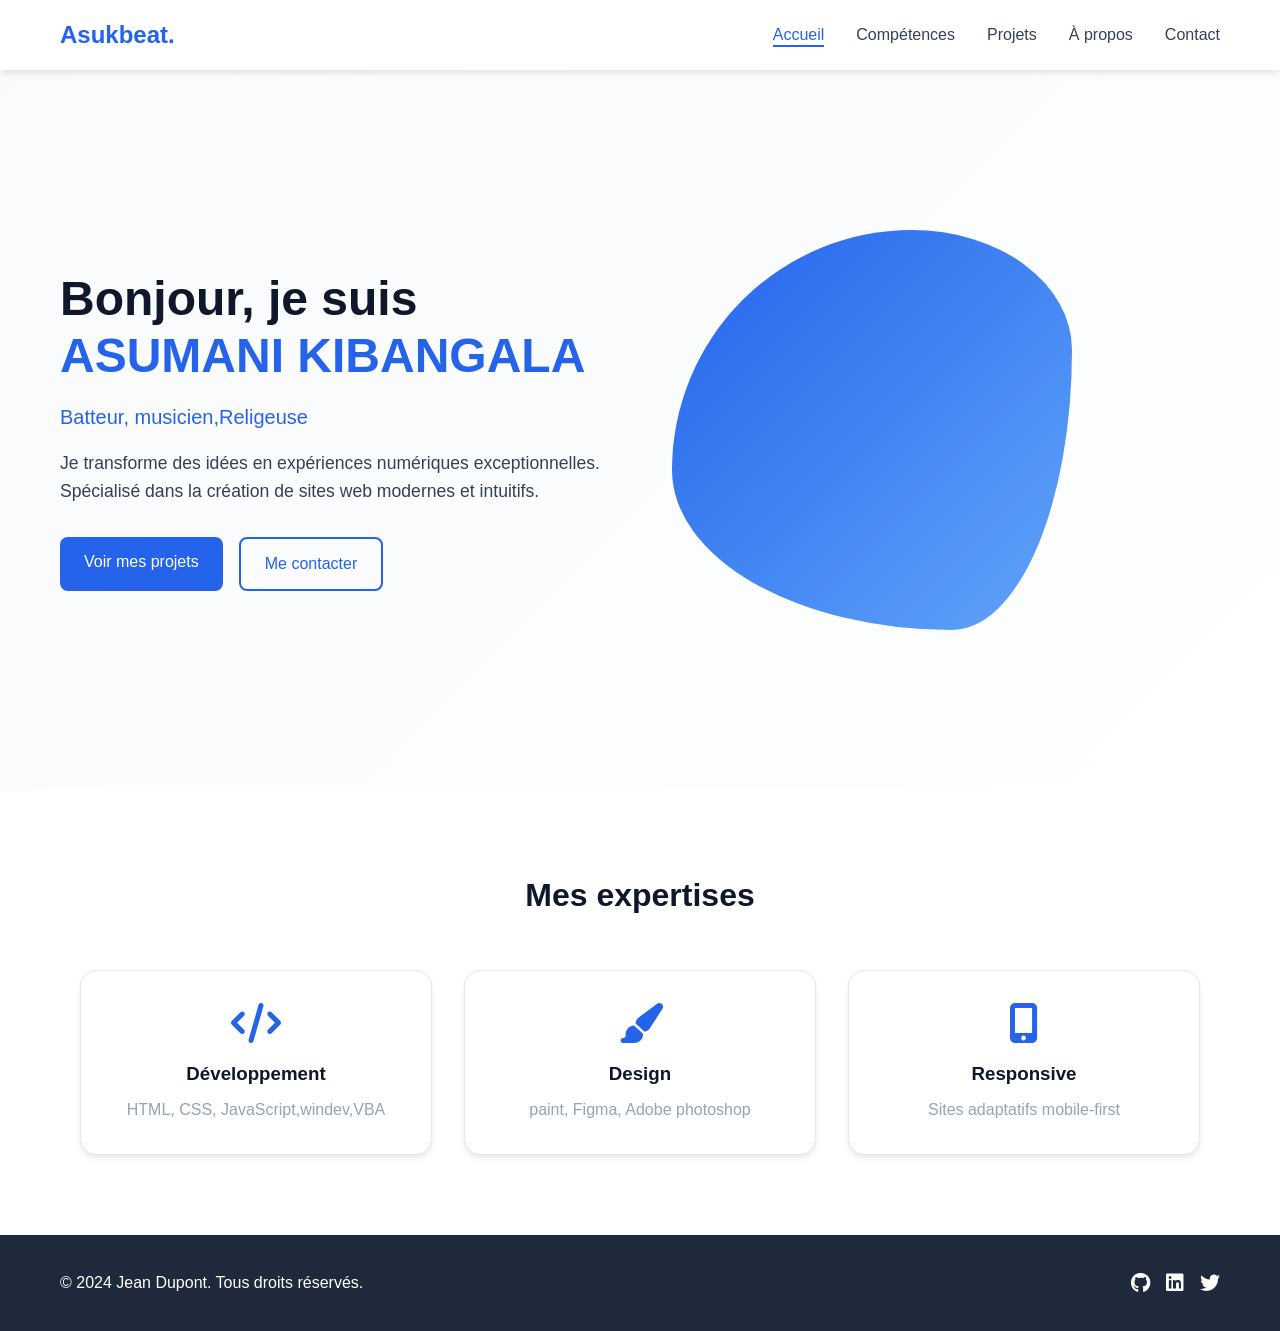
<file: index.html>
<!DOCTYPE html>
<html lang="fr">
<head>
    <meta charset="UTF-8">
    <meta name="viewport" content="width=device-width, initial-scale=1.0">
    <title>ma passion| Accueil</title>
    <link rel="stylesheet" href="styles.css">
    <!-- Font Awesome pour les icônes -->
    <link rel="stylesheet" href="https://cdnjs.cloudflare.com/ajax/libs/font-awesome/6.0.0/css/all.min.css">
</head>
<body>
    <!-- Navigation -->
    <nav class="navbar">
        <div class="nav-container">
            <a href="index.html" class="logo">Asukbeat.</a>
            <ul class="nav-menu">
                <li><a href="index.html" class="active">Accueil</a></li>
                <li><a href="competences.html">Compétences</a></li>
                <li><a href="projets.html">Projets</a></li>
                <li><a href="a-propos.html">À propos</a></li>
                <li><a href="contact.html">Contact</a></li>
            </ul>
            <div class="hamburger">
                <span class="bar"></span>
                <span class="bar"></span>
                <span class="bar"></span>
            </div>
        </div>
    </nav>

    <!-- Page Accueil -->
    <section class="hero">
        <div class="hero-container">
            <div class="hero-content">
                <h1 class="hero-title">Bonjour, je suis <span class="highlight">ASUMANI KIBANGALA</span></h1>
                <p class="hero-subtitle">Batteur, musicien,Religeuse</p>
                <p class="hero-description">
                    Je transforme des idées en expériences numériques exceptionnelles. 
                    Spécialisé dans la création de sites web modernes et intuitifs.
                </p>
                <div class="hero-buttons">
                    <a href="projets.html" class="btn btn-primary">Voir mes projets</a>
                    <a href="contact.html" class="btn btn-secondary">Me contacter</a>
                </div>
            </div>
            <div class="hero-image">
                <div class="shape"></div>
            </div>
        </div>
    </section>

    <!-- Mini présentation des compétences sur l'accueil -->
    <section class="skills-preview">
        <div class="container">
            <h2>Mes expertises</h2>
            <div class="skills-grid">
                <div class="skill-card">
                    <i class="fas fa-code"></i>
                    <h3>Développement</h3>
                    <p>HTML, CSS, JavaScript,windev,VBA</p>
                </div>
                <div class="skill-card">
                    <i class="fas fa-paint-brush"></i>
                    <h3>Design</h3>
                    <p>paint, Figma, Adobe photoshop</p>
                </div>
                <div class="skill-card">
                    <i class="fas fa-mobile-alt"></i>
                    <h3>Responsive</h3>
                    <p>Sites adaptatifs mobile-first</p>
                </div>
            </div>
        </div>
    </section>

    <!-- Footer commun -->
    <footer>
        <div class="footer-container">
            <p>&copy; 2024 Jean Dupont. Tous droits réservés.</p>
            <div class="social-links">
                <a href="https://github.com"><i class="fab fa-github"></i></a>
                <a href="#"><i class="fab fa-linkedin"></i></a>
                <a href="#"><i class="fab fa-twitter"></i></a>
            </div>
        </div>
    </footer>

    <script src="script.js">
        
    </script>
</body>
</html>
</file>
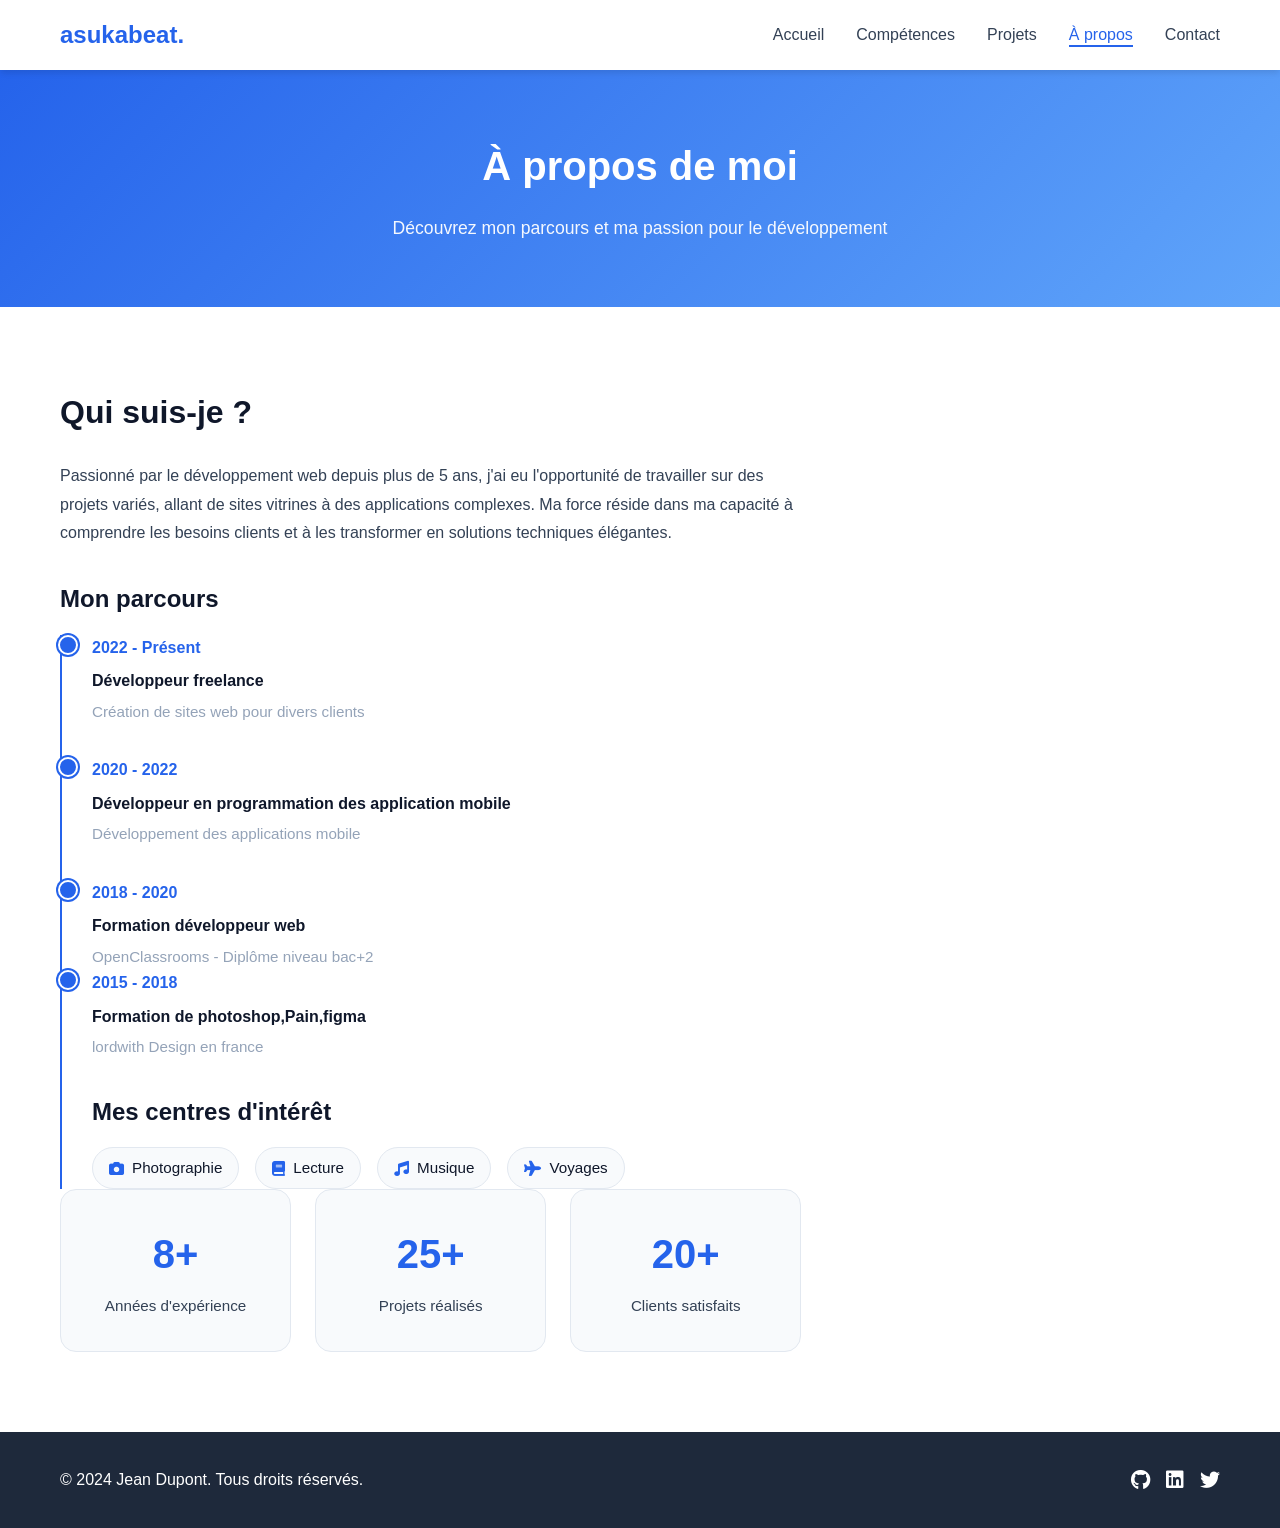
<file: a-propos.html>
<!DOCTYPE html>
<html lang="fr">
<head>
    <meta charset="UTF-8">
    <meta name="viewport" content="width=device-width, initial-scale=1.0">
    <title>ma passion | À propos</title>
    <link rel="stylesheet" href="styles.css">
    <link rel="stylesheet" href="https://cdnjs.cloudflare.com/ajax/libs/font-awesome/6.0.0/css/all.min.css">
</head>
<body>
    <nav class="navbar">
        <!-- Même navigation -->
        <div class="nav-container">
            <a href="index.html" class="logo">asukabeat.</a>
            <ul class="nav-menu">
                <li><a href="index.html">Accueil</a></li>
                <li><a href="competences.html">Compétences</a></li>
                <li><a href="projets.html">Projets</a></li>
                <li><a href="a-propos.html" class="active">À propos</a></li>
                <li><a href="contact.html">Contact</a></li>
            </ul>
            <div class="hamburger">
                <span class="bar"></span>
                <span class="bar"></span>
                <span class="bar"></span>
            </div>
        </div>
    </nav>

    <main>
        <section class="page-header">
            <div class="container">
                <h1>À propos de moi</h1>
                <p>Découvrez mon parcours et ma passion pour le développement</p>
            </div>
        </section>

        <section class="about-section">
            <div class="container">
                <div class="about-content">
                    <div class="about-text">
                        <h2>Qui suis-je ?</h2>
                        <p>
                            Passionné par le développement web depuis plus de 5 ans, j'ai eu l'opportunité
                            de travailler sur des projets variés, allant de sites vitrines à des applications
                            complexes. Ma force réside dans ma capacité à comprendre les besoins clients
                            et à les transformer en solutions techniques élégantes.
                        </p>
                        
                        <h3>Mon parcours</h3>
                        <div class="timeline">
                            <div class="timeline-item">
                                <div class="timeline-date">2022 - Présent</div>
                                <div class="timeline-content">
                                    <h4>Développeur freelance</h4>
                                    <p>Création de sites web pour divers clients</p>
                                </div>
                            </div>
                            <div class="timeline-item">
                                <div class="timeline-date">2020 - 2022</div>
                                <div class="timeline-content">
                                    <h4>Développeur en programmation des application mobile</h4>
                                    <p>Développement des applications mobile</p>
                                </div>
                            </div>
                            <div class="timeline-item">
                                <div class="timeline-date">2018 - 2020</div>
                                <div class="timeline-content">
                                    <h4>Formation développeur web</h4>
                                    <p>OpenClassrooms - Diplôme niveau bac+2</p>
                                </div>
                                <div class="timeline-item">
                                <div class="timeline-date">2015 - 2018</div>
                                <div class="timeline-content">
                                    <h4>Formation de photoshop,Pain,figma</h4>
                                    <p>lordwith Design en france</p>
                                </div>
                            </div>
                        </div>

                        <h3>Mes centres d'intérêt</h3>
                        <div class="interests">
                            <span class="interest-tag"><i class="fas fa-camera"></i> Photographie</span>
                            <span class="interest-tag"><i class="fas fa-book"></i> Lecture</span>
                            <span class="interest-tag"><i class="fas fa-music"></i> Musique</span>
                            <span class="interest-tag"><i class="fas fa-plane"></i> Voyages</span>
                        </div>
                    </div>
                    
                    <div class="about-stats">
                        <div class="stat-card">
                            <div class="stat-number">8+</div>
                            <div class="stat-label">Années d'expérience</div>
                        </div>
                        <div class="stat-card">
                            <div class="stat-number">25+</div>
                            <div class="stat-label">Projets réalisés</div>
                        </div>
                        <div class="stat-card">
                            <div class="stat-number">20+</div>
                            <div class="stat-label">Clients satisfaits</div>
                        </div>
                    </div>
                </div>
            </div>
        </section>
    </main>

    <footer>
        <!-- Même footer -->
        <div class="footer-container">
            <p>&copy; 2024 Jean Dupont. Tous droits réservés.</p>
            <div class="social-links">
                <a href="https://github.com"><i class="fab fa-github"></i></a>
                <a href="https://www.linkedin.com"><i class="fab fa-linkedin"></i></a>
                <a href="#"><i class="fab fa-twitter"></i></a>
            </div>
        </div>
    </footer>

    <script src="script.js"></script>
</body>
</html>
</file>
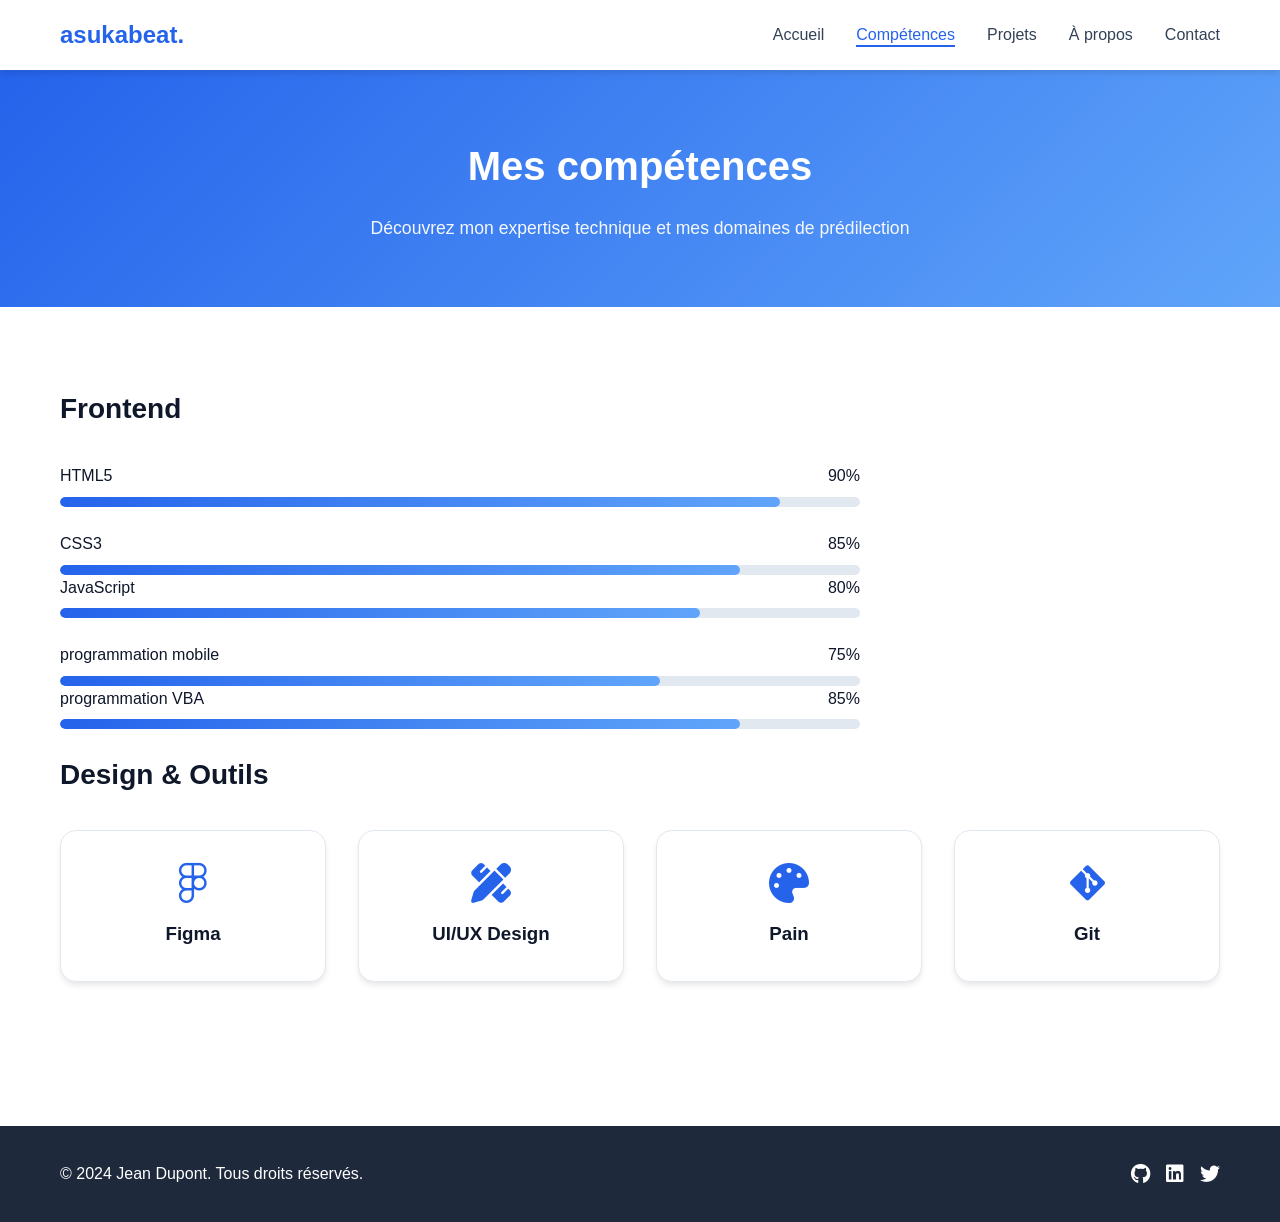
<file: competences.html>
<!DOCTYPE html>
<html lang="fr">
<head>
    <meta charset="UTF-8">
    <meta name="viewport" content="width=device-width, initial-scale=1.0">
    <title>ma passion| Compétences</title>
    <link rel="stylesheet" href="styles.css">
    <link rel="stylesheet" href="https://cdnjs.cloudflare.com/ajax/libs/font-awesome/6.0.0/css/all.min.css">
</head>
<body>
    <nav class="navbar">
        <!-- Même navigation que l'index -->
        <div class="nav-container">
            <a href="index.html" class="logo">asukabeat.</a>
            <ul class="nav-menu">
                <li><a href="index.html">Accueil</a></li>
                <li><a href="competences.html" class="active">Compétences</a></li>
                <li><a href="projets.html">Projets</a></li>
                <li><a href="a-propos.html">À propos</a></li>
                <li><a href="contact.html">Contact</a></li>
            </ul>
            <div class="hamburger">
                <span class="bar"></span>
                <span class="bar"></span>
                <span class="bar"></span>
            </div>
        </div>
    </nav>

    <main>
        <section class="page-header">
            <div class="container">
                <h1>Mes compétences</h1>
                <p>Découvrez mon expertise technique et mes domaines de prédilection</p>
            </div>
        </section>

        <section class="skills-section">
            <div class="container">
                <div class="skills-category">
                    <h2>Frontend</h2>
                    <div class="skills-detailed">
                        <div class="skill-item">
                            <div class="skill-info">
                                <span>HTML5</span>
                                <span>90%</span>
                            </div>
                            <div class="progress-bar">
                                <div class="progress" style="width: 90%"></div>
                            </div>
                        </div>
                        <div class="skill-item">
                            <div class="skill-info">
                                <span>CSS3</span>
                                <span>85%</span>
                            </div>
                            <div class="progress-bar">
                                <div class="progress" style="width: 85%"></div>
                            
                        </div>
                        <div class="skill-item">
                            <div class="skill-info">
                                <span>JavaScript</span>
                                <span>80%</span>
                            </div>
                            <div class="progress-bar">
                                <div class="progress" style="width: 80%"></div>
                            </div>
                        </div>
                        <div class="skill-item">
                            <div class="skill-info">
                                <span>programmation mobile</span>
                                <span>75%</span>
                            </div>
                            <div class="progress-bar">
                                <div class="progress" style="width: 75%"></div>
                            </div>
                        <div class="skill-item">
                            <div class="skill-info">
                                <span>programmation VBA</span>
                                <span>85%</span>
                            </div>
                            <div class="progress-bar">
                                <div class="progress" style="width: 85%"></div>
                            </div></div>
                            
                            
                             
                        </div>
                    </div>
                </div>

                <div class="skills-category">
                    <h2>Design & Outils</h2>
                    <div class="skills-grid-detailed">
                        <div class="skill-card-detailed">
                            <i class="fab fa-figma"></i>
                            <h3>Figma</h3>
                        </div>
                        <div class="skill-card-detailed">
                            <i class="fas fa-pencil-ruler"></i>
                            <h3>UI/UX Design</h3>
                        </div>
                        <div class="skill-card-detailed">
                            <i class="fas fa-palette"></i>
                            <h3>Pain</h3>
                        </div>
                        <div class="skill-card-detailed">
                            <i class="fab fa-git-alt"></i>
                            <h3>Git</h3>
                        </div>
                    </div>
                </div>
            </div>
        </section>
    </main>

    <footer>
        <!-- Même footer que l'index -->
        <div class="footer-container">
            <p>&copy; 2024 Jean Dupont. Tous droits réservés.</p>
            <div class="social-links">
                <a href="https://github.com"><i class="fab fa-github"></i></a>
                <a href="#"><i class="fab fa-linkedin"></i></a>
                <a href="#"><i class="fab fa-twitter"></i></a>
            </div>
        </div>
    </footer>

    <script src="script.js"></script>
</body>
</html>
</file>
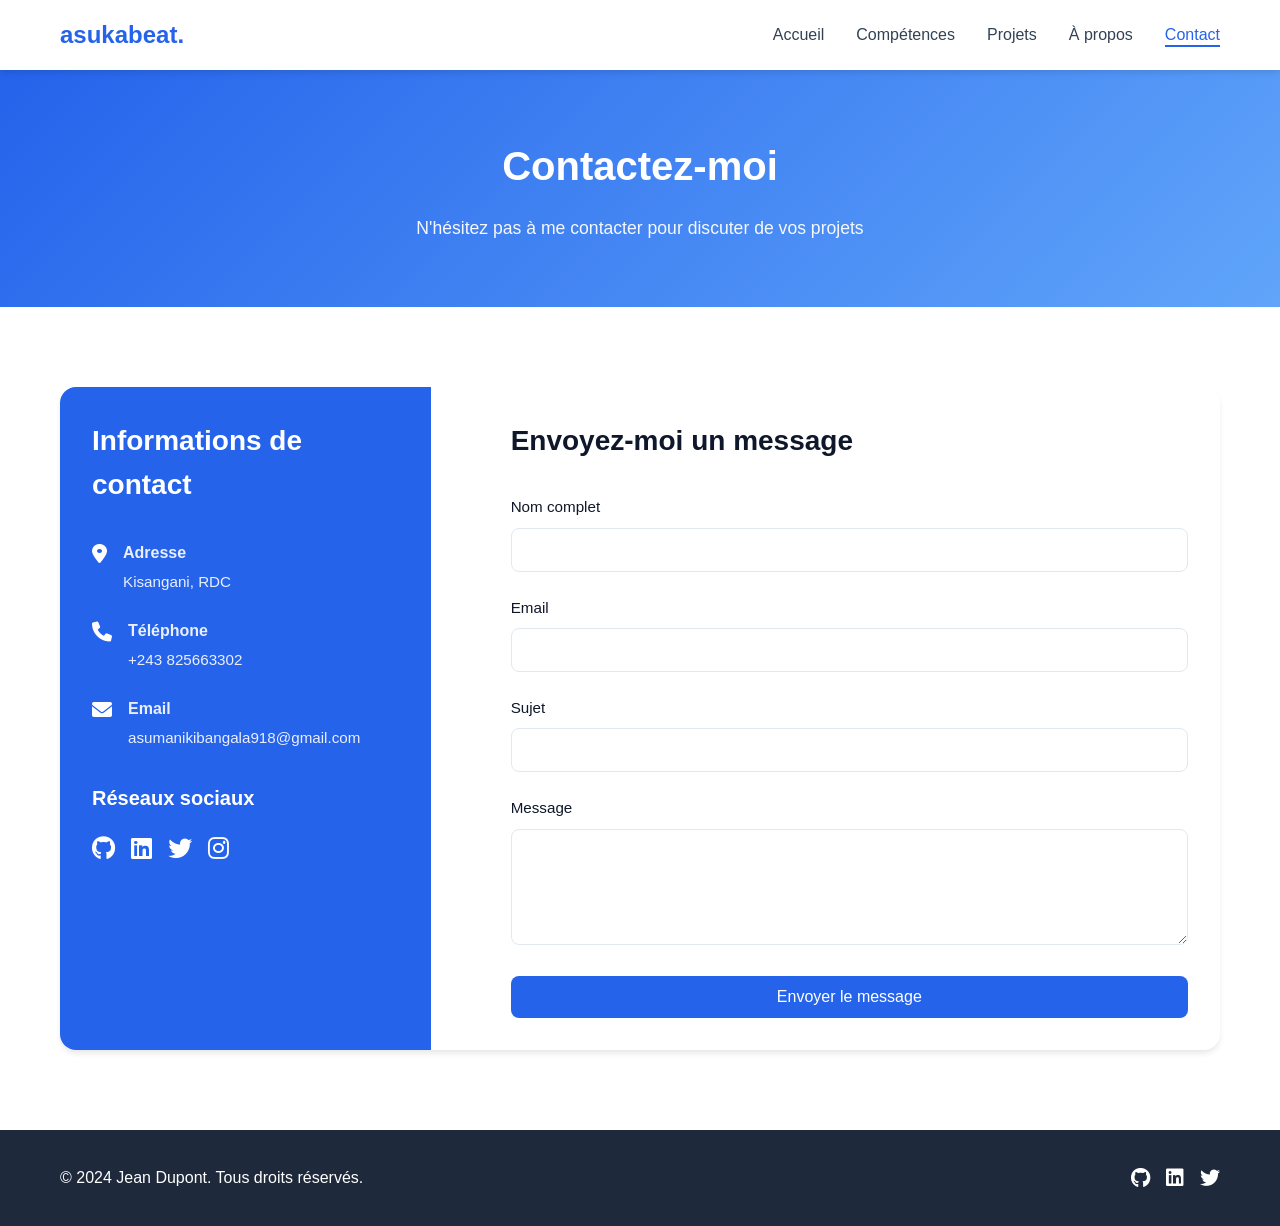
<file: contact.html>
<!DOCTYPE html>
<html lang="fr">
<head>
    <meta charset="UTF-8">
    <meta name="viewport" content="width=device-width, initial-scale=1.0">
    <title>ma passion | Contact</title>
    <link rel="stylesheet" href="styles.css">
    <link rel="stylesheet" href="https://cdnjs.cloudflare.com/ajax/libs/font-awesome/6.0.0/css/all.min.css">
</head>
<body>
    <nav class="navbar">
        <!-- Même navigation -->
        <div class="nav-container">
            <a href="index.html" class="logo">asukabeat.</a>
            <ul class="nav-menu">
                <li><a href="index.html">Accueil</a></li>
                <li><a href="competences.html">Compétences</a></li>
                <li><a href="projets.html">Projets</a></li>
                <li><a href="a-propos.html">À propos</a></li>
                <li><a href="contact.html" class="active">Contact</a></li>
            </ul>
            <div class="hamburger">
                <span class="bar"></span>
                <span class="bar"></span>
                <span class="bar"></span>
            </div>
        </div>
    </nav>

    <main>
        <section class="page-header">
            <div class="container">
                <h1>Contactez-moi</h1>
                <p>N'hésitez pas à me contacter pour discuter de vos projets</p>
            </div>
        </section>

        <section class="contact-section">
            <div class="container">
                <div class="contact-wrapper">
                    <div class="contact-info">
                        <h2>Informations de contact</h2>
                        <div class="info-item">
                            <i class="fas fa-map-marker-alt"></i>
                            <div>
                                <h3>Adresse</h3>
                                <p>Kisangani, RDC</p>
                            </div>
                        </div>
                        <div class="info-item">
                            <i class="fas fa-phone"></i>
                            <div>
                                <h3>Téléphone</h3>
                                <p>+243 825663302</p>
                            </div>
                        </div>
                        <div class="info-item">
                            <i class="fas fa-envelope"></i>
                            <div>
                                <h3>Email</h3>
                                <p>asumanikibangala918@gmail.com</p>
                            </div>
                        </div>
                        <div class="social-contact">
                            <h3>Réseaux sociaux</h3>
                            <div class="social-icons">
                                <a href="https://github.com"><i class="fab fa-github"></i></a>
                                <a href="#"><i class="fab fa-linkedin"></i></a>
                                <a href="#"><i class="fab fa-twitter"></i></a>
                                <a href="#"><i class="fab fa-instagram"></i></a>
                            </div>
                        </div>
                    </div>

                    <div class="contact-form">
                        <h2>Envoyez-moi un message</h2>
                        <form action="#" method="POST">
                            <div class="form-group">
                                <label for="name">Nom complet</label>
                                <input type="text" id="name" name="name" required>
                            </div>
                            <div class="form-group">
                                <label for="email">Email</label>
                                <input type="email" id="email" name="email" required>
                            </div>
                            <div class="form-group">
                                <label for="subject">Sujet</label>
                                <input type="text" id="subject" name="subject" required>
                            </div>
                            <div class="form-group">
                                <label for="message">Message</label>
                                <textarea id="message" name="message" rows="5" required></textarea>
                            </div>
                            <button type="submit" class="btn btn-primary btn-full">Envoyer le message</button>
                        </form>
                    </div>
                </div>
            </div>
        </section>
    </main>

    <footer>
        <!-- Même footer -->
        <div class="footer-container">
            <p>&copy; 2024 Jean Dupont. Tous droits réservés.</p>
            <div class="social-links">
                <a href="https://github.com"><i class="fab fa-github"></i></a>
                <a href="https://www.linkedin.com"><i class="fab fa-linkedin"></i></a>
                <a href="#"><i class="fab fa-twitter"></i></a>
            </div>
        </div>
    </footer>

    <script src="script.js"></script>
</body>
</html>
</file>
<file: styles.css>
/* Reset et variables */
* {
    margin: 0;
    padding: 0;
    box-sizing: border-box;
}

:root {
    --primary-color: #2563eb;
    --secondary-color: #1e293b;
    --text-color: #334155;
    --light-bg: #f8fafc;
    --white: #ffffff;
    --dark: #0f172a;
    --gray: #94a3b8;
    --border-color: #e2e8f0;
    --shadow: 0 4px 6px -1px rgba(0, 0, 0, 0.1);
    --shadow-lg: 0 10px 15px -3px rgba(0, 0, 0, 0.1);
    --transition: all 0.3s ease;
}

body {
    font-family: -apple-system, BlinkMacSystemFont, 'Segoe UI', Roboto, Oxygen, Ubuntu, sans-serif;
    color: var(--text-color);
    line-height: 1.6;
    overflow-x: hidden;
}

.container {
    max-width: 1200px;
    margin: 0 auto;
    padding: 0 20px;
}

/* Navigation */
.navbar {
    background: var(--white);
    box-shadow: var(--shadow);
    position: sticky;
    top: 0;
    z-index: 1000;
}

.nav-container {
    max-width: 1200px;
    margin: 0 auto;
    padding: 1rem 20px;
    display: flex;
    justify-content: space-between;
    align-items: center;
}

.logo {
    font-size: 1.5rem;
    font-weight: 700;
    color: var(--primary-color);
    text-decoration: none;
    transition: var(--transition);
}

.logo:hover {
    opacity: 0.9;
}

.nav-menu {
    display: flex;
    list-style: none;
    gap: 2rem;
}

.nav-menu a {
    color: var(--text-color);
    text-decoration: none;
    font-weight: 500;
    transition: var(--transition);
    position: relative;
    padding-bottom: 0.25rem;
}

.nav-menu a:hover,
.nav-menu a.active {
    color: var(--primary-color);
}

.nav-menu a::after {
    content: '';
    position: absolute;
    bottom: 0;
    left: 0;
    width: 0;
    height: 2px;
    background: var(--primary-color);
    transition: var(--transition);
}

.nav-menu a:hover::after,
.nav-menu a.active::after {
    width: 100%;
}

.hamburger {
    display: none;
    cursor: pointer;
}

.bar {
    display: block;
    width: 25px;
    height: 3px;
    margin: 5px auto;
    background: var(--text-color);
    transition: var(--transition);
}

/* Hero Section */
.hero {
    background: linear-gradient(135deg, var(--light-bg) 0%, var(--white) 100%);
    min-height: 80vh;
    display: flex;
    align-items: center;
    padding: 4rem 0;
}

.hero-container {
    max-width: 1200px;
    margin: 0 auto;
    padding: 0 20px;
    display: grid;
    grid-template-columns: 1fr 1fr;
    gap: 4rem;
    align-items: center;
}

.hero-content {
    animation: slideInLeft 1s ease;
}

.hero-title {
    font-size: 3rem;
    line-height: 1.2;
    color: var(--dark);
    margin-bottom: 1rem;
}

.highlight {
    color: var(--primary-color);
}

.hero-subtitle {
    font-size: 1.25rem;
    color: var(--primary-color);
    margin-bottom: 1rem;
}

.hero-description {
    font-size: 1.1rem;
    color: var(--text-color);
    margin-bottom: 2rem;
}

.hero-buttons {
    display: flex;
    gap: 1rem;
}

.btn {
    padding: 0.75rem 1.5rem;
    border-radius: 0.5rem;
    text-decoration: none;
    font-weight: 500;
    transition: var(--transition);
    cursor: pointer;
    border: none;
    font-size: 1rem;
}

.btn-primary {
    background: var(--primary-color);
    color: var(--white);
}

.btn-primary:hover {
    background: #1d4ed8;
    transform: translateY(-2px);
    box-shadow: var(--shadow-lg);
}

.btn-secondary {
    background: transparent;
    color: var(--primary-color);
    border: 2px solid var(--primary-color);
}

.btn-secondary:hover {
    background: var(--primary-color);
    color: var(--white);
    transform: translateY(-2px);
}

.btn-outline {
    background: transparent;
    color: var(--primary-color);
    border: 1px solid var(--primary-color);
    padding: 0.5rem 1rem;
    font-size: 0.9rem;
}

.btn-outline:hover {
    background: var(--primary-color);
    color: var(--white);
}

.btn-full {
    width: 100%;
}

.hero-image {
    position: relative;
    animation: slideInRight 1s ease;
}

.shape {
    width: 400px;
    height: 400px;
    background: linear-gradient(135deg, var(--primary-color) 0%, #60a5fa 100%);
    border-radius: 60% 40% 30% 70% / 60% 30% 70% 40%;
    animation: morphing 8s ease-in-out infinite;
}

/* Skills Preview */
.skills-preview {
    padding: 5rem 0;
    background: var(--white);
    text-align: center;
}

.skills-preview h2 {
    font-size: 2rem;
    color: var(--dark);
    margin-bottom: 3rem;
}

.skills-grid {
    display: grid;
    grid-template-columns: repeat(auto-fit, minmax(250px, 1fr));
    gap: 2rem;
    max-width: 1200px;
    margin: 0 auto;
    padding: 0 20px;
}

.skill-card {
    background: var(--white);
    padding: 2rem;
    border-radius: 1rem;
    box-shadow: var(--shadow);
    transition: var(--transition);
    border: 1px solid var(--border-color);
}

.skill-card:hover {
    transform: translateY(-5px);
    box-shadow: var(--shadow-lg);
    border-color: var(--primary-color);
}

.skill-card i {
    font-size: 2.5rem;
    color: var(--primary-color);
    margin-bottom: 1rem;
}

.skill-card h3 {
    color: var(--dark);
    margin-bottom: 0.5rem;
}

.skill-card p {
    color: var(--gray);
}

/* Page Header */
.page-header {
    background: linear-gradient(135deg, var(--primary-color) 0%, #60a5fa 100%);
    color: var(--white);
    padding: 4rem 0;
    text-align: center;
}

.page-header h1 {
    font-size: 2.5rem;
    margin-bottom: 1rem;
}

.page-header p {
    font-size: 1.1rem;
    opacity: 0.95;
}

/* Skills Page */
.skills-section {
    padding: 5rem 0;
}

.skills-category {
    margin-bottom: 4rem;
}

.skills-category h2 {
    font-size: 1.75rem;
    color: var(--dark);
    margin-bottom: 2rem;
}

.skills-detailed {
    max-width: 800px;
}

.skill-item {
    margin-bottom: 1.5rem;
}

.skill-info {
    display: flex;
    justify-content: space-between;
    margin-bottom: 0.5rem;
    color: var(--dark);
    font-weight: 500;
}

.progress-bar {
    height: 10px;
    background: var(--border-color);
    border-radius: 5px;
    overflow: hidden;
}

.progress {
    height: 100%;
    background: linear-gradient(90deg, var(--primary-color) 0%, #60a5fa 100%);
    border-radius: 5px;
    transition: width 1s ease;
}

.skills-grid-detailed {
    display: grid;
    grid-template-columns: repeat(auto-fit, minmax(200px, 1fr));
    gap: 2rem;
    margin-top: 2rem;
}

.skill-card-detailed {
    background: var(--white);
    padding: 2rem;
    text-align: center;
    border-radius: 1rem;
    box-shadow: var(--shadow);
    border: 1px solid var(--border-color);
    transition: var(--transition);
}

.skill-card-detailed:hover {
    transform: translateY(-5px);
    box-shadow: var(--shadow-lg);
    border-color: var(--primary-color);
}

.skill-card-detailed i {
    font-size: 2.5rem;
    color: var(--primary-color);
    margin-bottom: 1rem;
}

.skill-card-detailed h3 {
    color: var(--dark);
}

/* Projects Page */
.projects-grid-section {
    padding: 5rem 0;
}

.projects-grid {
    display: grid;
    grid-template-columns: repeat(auto-fit, minmax(350px, 1fr));
    gap: 2rem;
}

.project-card {
    background: var(--white);
    border-radius: 1rem;
    overflow: hidden;
    box-shadow: var(--shadow);
    transition: var(--transition);
    border: 1px solid var(--border-color);
}

.project-card:hover {
    transform: translateY(-5px);
    box-shadow: var(--shadow-lg);
}

.project-image {
    overflow: hidden;
}

.project-image img {
    width: 100%;
    height: 250px;
    object-fit: cover;
    transition: var(--transition);
}

.project-card:hover .project-image img {
    transform: scale(1.05);
}

.project-content {
    padding: 1.5rem;
}

.project-content h3 {
    color: var(--dark);
    margin-bottom: 0.5rem;
    font-size: 1.25rem;
}

.project-content p {
    color: var(--text-color);
    margin-bottom: 1rem;
    font-size: 0.95rem;
}

.project-tags {
    display: flex;
    flex-wrap: wrap;
    gap: 0.5rem;
    margin-bottom: 1rem;
}

.project-tags span {
    background: var(--light-bg);
    color: var(--primary-color);
    padding: 0.25rem 0.75rem;
    border-radius: 2rem;
    font-size: 0.85rem;
    border: 1px solid var(--border-color);
}

/* About Page */
.about-section {
    padding: 5rem 0;
}

.about-content {
    display: grid;
    grid-template-columns: 2fr 1fr;
    gap: 3rem;
}

.about-text h2 {
    font-size: 2rem;
    color: var(--dark);
    margin-bottom: 1.5rem;
}

.about-text h3 {
    font-size: 1.5rem;
    color: var(--dark);
    margin: 2rem 0 1rem;
}

.about-text p {
    color: var(--text-color);
    line-height: 1.8;
}

.timeline {
    position: relative;
    padding-left: 2rem;
}

.timeline::before {
    content: '';
    position: absolute;
    left: 0;
    top: 0;
    bottom: 0;
    width: 2px;
    background: var(--primary-color);
}

.timeline-item {
    position: relative;
    margin-bottom: 2rem;
}

.timeline-item::before {
    content: '';
    position: absolute;
    left: -2.1rem;
    top: 0;
    width: 1rem;
    height: 1rem;
    border-radius: 50%;
    background: var(--primary-color);
    border: 2px solid var(--white);
    box-shadow: 0 0 0 2px var(--primary-color);
}

.timeline-date {
    font-weight: 600;
    color: var(--primary-color);
    margin-bottom: 0.5rem;
}

.timeline-content h4 {
    color: var(--dark);
    margin-bottom: 0.25rem;
}

.timeline-content p {
    color: var(--gray);
    font-size: 0.95rem;
}

.interests {
    display: flex;
    flex-wrap: wrap;
    gap: 1rem;
    margin-top: 1rem;
}

.interest-tag {
    display: inline-flex;
    align-items: center;
    gap: 0.5rem;
    background: var(--light-bg);
    color: var(--dark);
    padding: 0.5rem 1rem;
    border-radius: 2rem;
    font-size: 0.95rem;
    border: 1px solid var(--border-color);
    transition: var(--transition);
}

.interest-tag:hover {
    background: var(--primary-color);
    color: var(--white);
    border-color: var(--primary-color);
}

.interest-tag i {
    color: var(--primary-color);
}

.interest-tag:hover i {
    color: var(--white);
}

.about-stats {
    display: grid;
    grid-template-columns: repeat(auto-fit, minmax(150px, 1fr));
    gap: 1.5rem;
    align-content: start;
}

.stat-card {
    background: var(--light-bg);
    padding: 2rem;
    text-align: center;
    border-radius: 1rem;
    border: 1px solid var(--border-color);
    transition: var(--transition);
}

.stat-card:hover {
    transform: translateY(-5px);
    border-color: var(--primary-color);
}

.stat-number {
    font-size: 2.5rem;
    font-weight: 700;
    color: var(--primary-color);
    margin-bottom: 0.5rem;
}

.stat-label {
    color: var(--text-color);
    font-size: 0.95rem;
}

/* Contact Page */
.contact-section {
    padding: 5rem 0;
}

.contact-wrapper {
    display: grid;
    grid-template-columns: 1fr 2fr;
    gap: 3rem;
    background: var(--white);
    border-radius: 1rem;
    box-shadow: var(--shadow);
    overflow: hidden;
}

.contact-info {
    background: var(--primary-color);
    color: var(--white);
    padding: 2rem;
}

.contact-info h2 {
    font-size: 1.75rem;
    margin-bottom: 2rem;
}

.info-item {
    display: flex;
    gap: 1rem;
    margin-bottom: 1.5rem;
    align-items: flex-start;
}

.info-item i {
    font-size: 1.25rem;
    margin-top: 0.25rem;
}

.info-item h3 {
    font-size: 1rem;
    margin-bottom: 0.25rem;
    opacity: 0.9;
}

.info-item p {
    font-size: 0.95rem;
    opacity: 0.9;
}

.social-contact {
    margin-top: 2rem;
}

.social-contact h3 {
    font-size: 1.25rem;
    margin-bottom: 1rem;
}

.social-icons {
    display: flex;
    gap: 1rem;
}

.social-icons a {
    color: var(--white);
    font-size: 1.5rem;
    transition: var(--transition);
}

.social-icons a:hover {
    transform: translateY(-3px);
    opacity: 0.9;
}

.contact-form {
    padding: 2rem;
}

.contact-form h2 {
    font-size: 1.75rem;
    color: var(--dark);
    margin-bottom: 2rem;
}

.form-group {
    margin-bottom: 1.5rem;
}

.form-group label {
    display: block;
    margin-bottom: 0.5rem;
    color: var(--dark);
    font-weight: 500;
    font-size: 0.95rem;
}

.form-group input,
.form-group textarea {
    width: 100%;
    padding: 0.75rem;
    border: 1px solid var(--border-color);
    border-radius: 0.5rem;
    font-size: 1rem;
    transition: var(--transition);
    font-family: inherit;
}

.form-group input:focus,
.form-group textarea:focus {
    outline: none;
    border-color: var(--primary-color);
    box-shadow: 0 0 0 3px rgba(37, 99, 235, 0.1);
}

/* Footer */
footer {
    background: var(--secondary-color);
    color: var(--white);
    padding: 2rem 0;
    margin-top: auto;
}

.footer-container {
    max-width: 1200px;
    margin: 0 auto;
    padding: 0 20px;
    display: flex;
    justify-content: space-between;
    align-items: center;
    flex-wrap: wrap;
    gap: 1rem;
}

.social-links {
    display: flex;
    gap: 1rem;
}

.social-links a {
    color: var(--white);
    font-size: 1.25rem;
    transition: var(--transition);
}

.social-links a:hover {
    color: var(--primary-color);
    transform: translateY(-2px);
}

/* Animations */
@keyframes slideInLeft {
    from {
        opacity: 0;
        transform: translateX(-50px);
    }
    to {
        opacity: 1;
        transform: translateX(0);
    }
}

@keyframes slideInRight {
    from {
        opacity: 0;
        transform: translateX(50px);
    }
    to {
        opacity: 1;
        transform: translateX(0);
    }
}

@keyframes morphing {
    0% {
        border-radius: 60% 40% 30% 70% / 60% 30% 70% 40%;
    }
    25% {
        border-radius: 30% 60% 70% 40% / 50% 60% 30% 60%;
    }
    50% {
        border-radius: 50% 50% 50% 50% / 50% 50% 50% 50%;
    }
    75% {
        border-radius: 70% 30% 50% 50% / 30% 60% 40% 70%;
    }
    100% {
        border-radius: 60% 40% 30% 70% / 60% 30% 70% 40%;
    }
}

/* Responsive Design */
@media (max-width: 992px) {
    .hero-title {
        font-size: 2.5rem;
    }
    
    .shape {
        width: 300px;
        height: 300px;
    }
    
    .about-content,
    .contact-wrapper {
        grid-template-columns: 1fr;
    }
}

@media (max-width: 768px) {
    .hamburger {
        display: block;
    }
    
    .hamburger.active .bar:nth-child(2) {
        opacity: 0;
    }
    
    .hamburger.active .bar:nth-child(1) {
        transform: translateY(8px) rotate(45deg);
    }
    
    .hamburger.active .bar:nth-child(3) {
        transform: translateY(-8px) rotate(-45deg);
    }
    
    .nav-menu {
        position: fixed;
        left: -100%;
        top: 70px;
        gap: 0;
        flex-direction: column;
        background: var(--white);
        width: 100%;
        text-align: center;
        transition: 0.3s;
        box-shadow: var(--shadow);
        padding: 2rem 0;
    }
    
    .nav-menu.active {
        left: 0;
    }
    
    .nav-menu li {
        margin: 1rem 0;
    }
    
    .hero-container {
        grid-template-columns: 1fr;
        text-align: center;
        gap: 2rem;
    }
    
    .hero-buttons {
        justify-content: center;
    }
    
    .hero-image {
        display: flex;
        justify-content: center;
    }
    
    .shape {
        width: 250px;
        height: 250px;
    }
    
    .page-header h1 {
        font-size: 2rem;
    }
    
    .projects-grid {
        grid-template-columns: 1fr;
    }
    
    .footer-container {
        flex-direction: column;
        text-align: center;
    }
}

@media (max-width: 480px) {
    .hero-title {
        font-size: 2rem;
    }
    
    .hero-buttons {
        flex-direction: column;
    }
    
    .skills-grid {
        grid-template-columns: 1fr;
    }
    
    .contact-wrapper {
        grid-template-columns: 1fr;
    }
}
</file>
